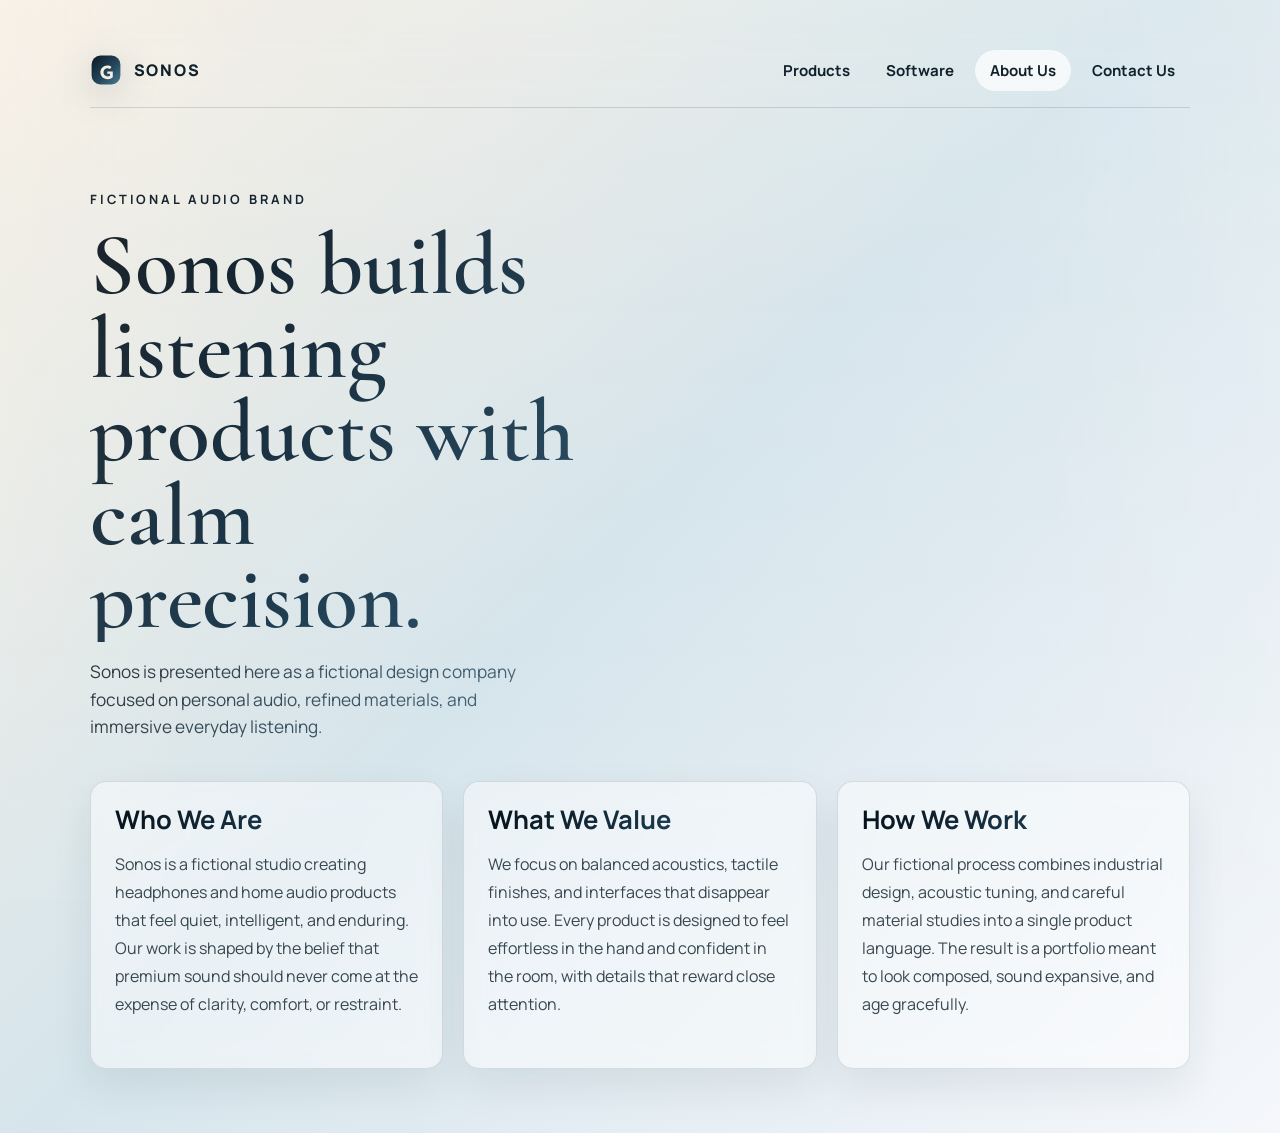
<file: about.html>
<!DOCTYPE html>
<html lang="en">
<head>
  <meta charset="UTF-8">
  <meta name="viewport" content="width=device-width, initial-scale=1.0">
  <title>About Sonos</title>
  <link rel="preconnect" href="https://fonts.googleapis.com">
  <link rel="preconnect" href="https://fonts.gstatic.com" crossorigin>
  <link href="https://fonts.googleapis.com/css2?family=Manrope:wght@400;500;700;800&family=Cormorant+Garamond:wght@500;600&display=swap" rel="stylesheet">
  <link rel="stylesheet" href="./styles.css">
</head>
<body class="about-page">
  <main class="about-layout">
    <header class="topbar static-topbar">
      <a class="brand-mark" href="./index.html">
        <span class="brand-logo" aria-hidden="true">
          <svg viewBox="0 0 40 40" role="presentation">
            <defs>
              <linearGradient id="brandGradientAbout" x1="0%" y1="0%" x2="100%" y2="100%">
                <stop offset="0%" stop-color="#0b1720"></stop>
                <stop offset="55%" stop-color="#22455b"></stop>
                <stop offset="100%" stop-color="#4b7a94"></stop>
              </linearGradient>
            </defs>
            <rect x="2" y="2" width="36" height="36" rx="11" fill="url(#brandGradientAbout)"></rect>
            <path d="M13 23.2C13 18.38 16.76 14.5 21.55 14.5C23.62 14.5 25.33 15.07 26.95 16.29L24.85 18.85C23.87 18.14 22.89 17.81 21.74 17.81C18.95 17.81 16.85 20.06 16.85 22.95C16.85 26.01 19.02 28.16 22.05 28.16C23.24 28.16 24.32 27.82 25.06 27.27V24.83H21.61V21.76H28.5V28.91C26.88 30.29 24.65 31.45 21.92 31.45C16.88 31.45 13 27.79 13 23.2Z" fill="#f7efe2"></path>
          </svg>
        </span>
        <span>Sonos</span>
      </a>
      <nav class="topnav" aria-label="Primary">
        <div class="nav-item nav-dropdown">
          <button class="nav-link" type="button">Products</button>
          <div class="dropdown-menu">
            <a href="./index.html">Sonos Arc Headphones</a>
            <a href="./index.html">Sonos Flow Earbuds</a>
            <a href="./index.html">Sonos Beam Speaker</a>
            <a href="./index.html">Sonos Room Hub</a>
          </div>
        </div>
        <a class="nav-link" href="./software.html">Software</a>
        <a class="nav-link active" href="./about.html">About Us</a>
        <a class="nav-link" href="./contact.html">Contact Us</a>
      </nav>
    </header>

    <section class="about-hero">
      <p class="eyebrow">Fictional Audio Brand</p>
      <h1>Sonos builds listening products with calm precision.</h1>
      <p class="lede">
        Sonos is presented here as a fictional design company focused on personal
        audio, refined materials, and immersive everyday listening.
      </p>
    </section>

    <section class="about-grid">
      <article class="about-panel">
        <h2>Who We Are</h2>
        <p>
          Sonos is a fictional studio creating headphones and home audio products
          that feel quiet, intelligent, and enduring. Our work is shaped by the
          belief that premium sound should never come at the expense of clarity,
          comfort, or restraint.
        </p>
      </article>

      <article class="about-panel">
        <h2>What We Value</h2>
        <p>
          We focus on balanced acoustics, tactile finishes, and interfaces that
          disappear into use. Every product is designed to feel effortless in the
          hand and confident in the room, with details that reward close attention.
        </p>
      </article>

      <article class="about-panel">
        <h2>How We Work</h2>
        <p>
          Our fictional process combines industrial design, acoustic tuning, and
          careful material studies into a single product language. The result is a
          portfolio meant to look composed, sound expansive, and age gracefully.
        </p>
      </article>
    </section>
  </main>
</body>
</html>
</file>
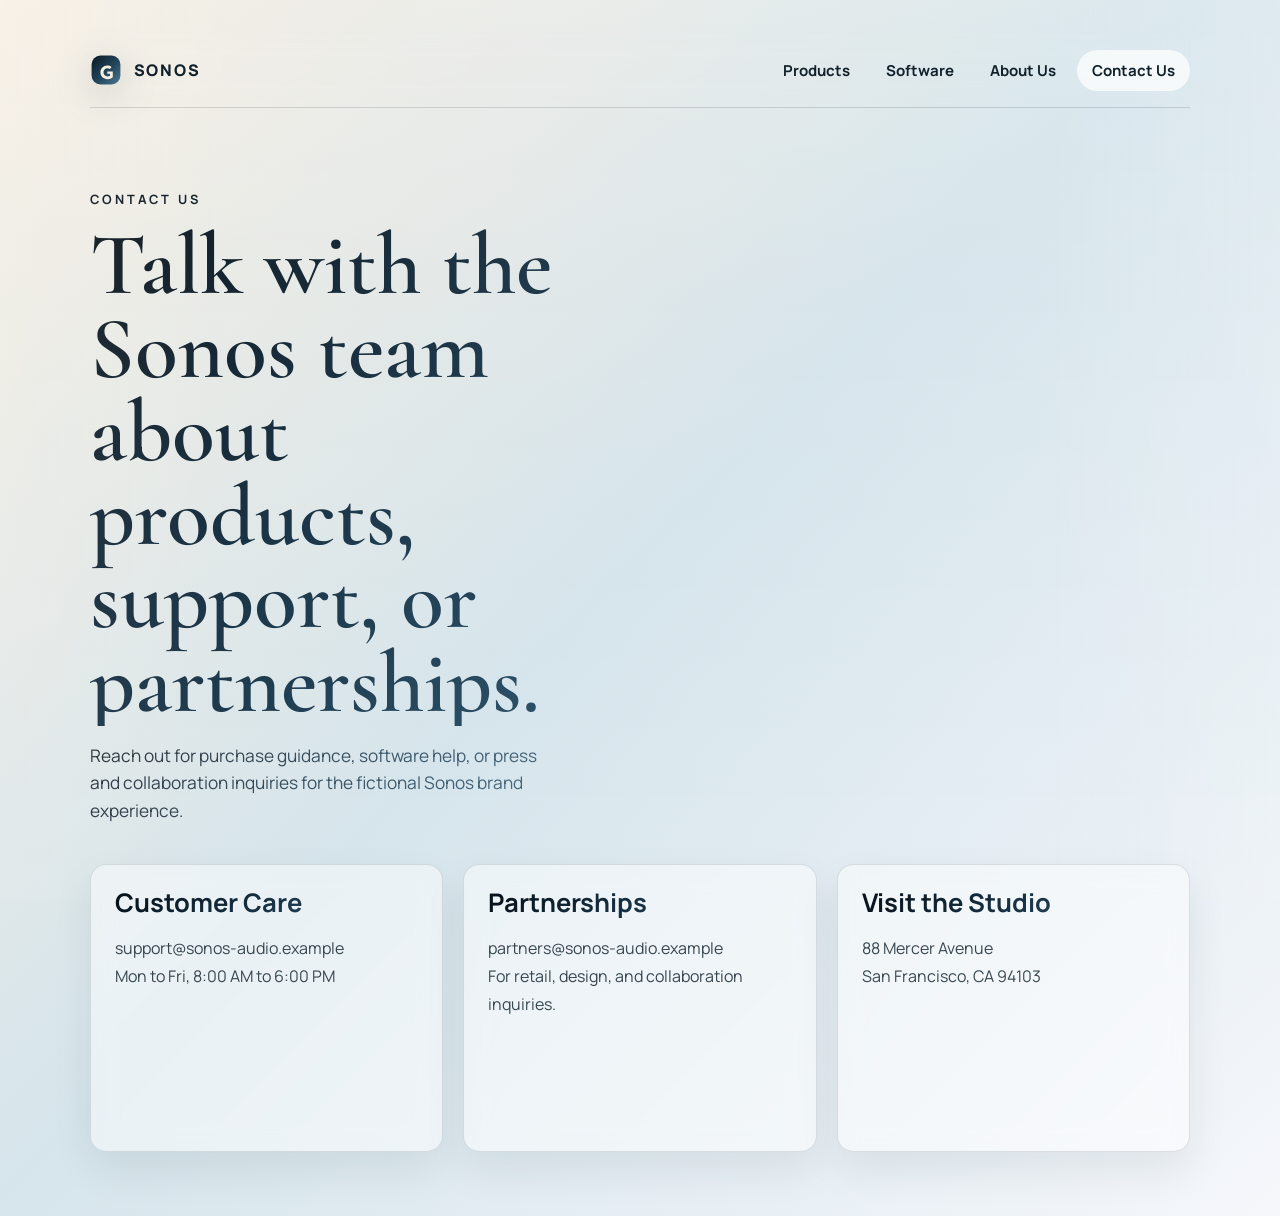
<file: contact.html>
<!DOCTYPE html>
<html lang="en">
<head>
  <meta charset="UTF-8">
  <meta name="viewport" content="width=device-width, initial-scale=1.0">
  <title>Contact Sonos</title>
  <link rel="preconnect" href="https://fonts.googleapis.com">
  <link rel="preconnect" href="https://fonts.gstatic.com" crossorigin>
  <link href="https://fonts.googleapis.com/css2?family=Manrope:wght@400;500;700;800&family=Cormorant+Garamond:wght@500;600&display=swap" rel="stylesheet">
  <link rel="stylesheet" href="./styles.css">
</head>
<body class="about-page">
  <main class="about-layout">
    <header class="topbar static-topbar">
      <a class="brand-mark" href="./index.html">
        <span class="brand-logo" aria-hidden="true">
          <svg viewBox="0 0 40 40" role="presentation">
            <defs>
              <linearGradient id="brandGradientContact" x1="0%" y1="0%" x2="100%" y2="100%">
                <stop offset="0%" stop-color="#0b1720"></stop>
                <stop offset="55%" stop-color="#22455b"></stop>
                <stop offset="100%" stop-color="#4b7a94"></stop>
              </linearGradient>
            </defs>
            <rect x="2" y="2" width="36" height="36" rx="11" fill="url(#brandGradientContact)"></rect>
            <path d="M13 23.2C13 18.38 16.76 14.5 21.55 14.5C23.62 14.5 25.33 15.07 26.95 16.29L24.85 18.85C23.87 18.14 22.89 17.81 21.74 17.81C18.95 17.81 16.85 20.06 16.85 22.95C16.85 26.01 19.02 28.16 22.05 28.16C23.24 28.16 24.32 27.82 25.06 27.27V24.83H21.61V21.76H28.5V28.91C26.88 30.29 24.65 31.45 21.92 31.45C16.88 31.45 13 27.79 13 23.2Z" fill="#f7efe2"></path>
          </svg>
        </span>
        <span>Sonos</span>
      </a>
      <nav class="topnav" aria-label="Primary">
        <div class="nav-item nav-dropdown">
          <button class="nav-link" type="button">Products</button>
          <div class="dropdown-menu">
            <a href="./index.html">Sonos Arc Headphones</a>
            <a href="./index.html">Sonos Flow Earbuds</a>
            <a href="./index.html">Sonos Beam Speaker</a>
            <a href="./index.html">Sonos Room Hub</a>
          </div>
        </div>
        <a class="nav-link" href="./software.html">Software</a>
        <a class="nav-link" href="./about.html">About Us</a>
        <a class="nav-link active" href="./contact.html">Contact Us</a>
      </nav>
    </header>

    <section class="about-hero">
      <p class="eyebrow">Contact Us</p>
      <h1>Talk with the Sonos team about products, support, or partnerships.</h1>
      <p class="lede">
        Reach out for purchase guidance, software help, or press and collaboration
        inquiries for the fictional Sonos brand experience.
      </p>
    </section>

    <section class="about-grid">
      <article class="about-panel">
        <h2>Customer Care</h2>
        <p>support@sonos-audio.example</p>
        <p>Mon to Fri, 8:00 AM to 6:00 PM</p>
      </article>
      <article class="about-panel">
        <h2>Partnerships</h2>
        <p>partners@sonos-audio.example</p>
        <p>For retail, design, and collaboration inquiries.</p>
      </article>
      <article class="about-panel">
        <h2>Visit the Studio</h2>
        <p>88 Mercer Avenue</p>
        <p>San Francisco, CA 94103</p>
      </article>
    </section>
  </main>
</body>
</html>
</file>
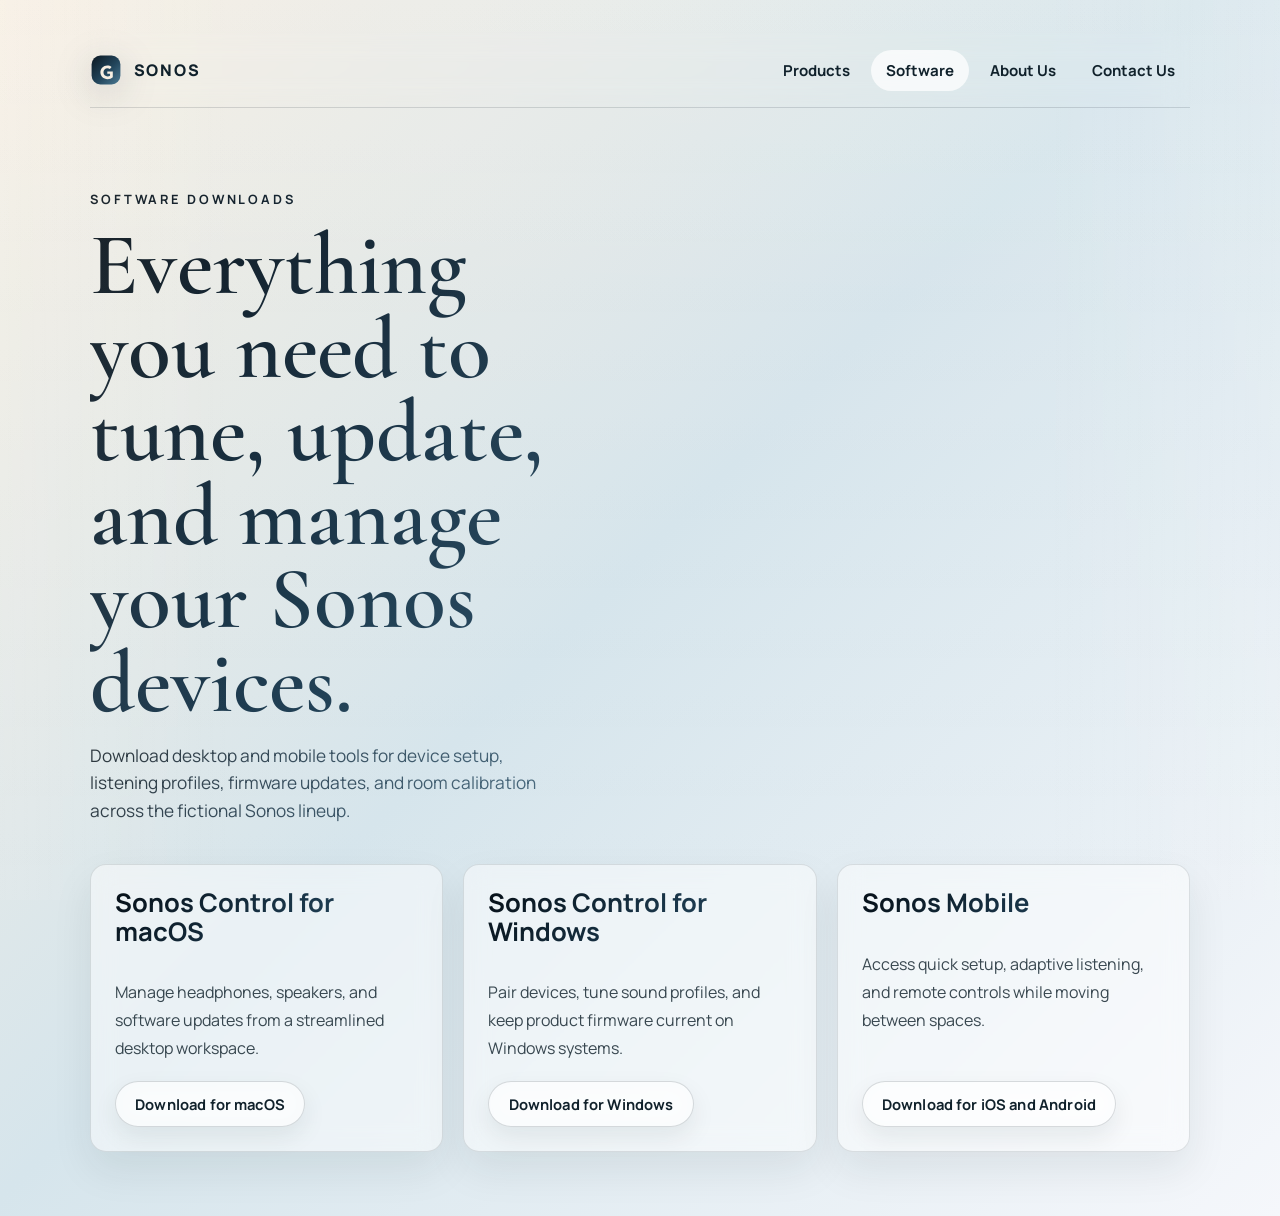
<file: software.html>
<!DOCTYPE html>
<html lang="en">
<head>
  <meta charset="UTF-8">
  <meta name="viewport" content="width=device-width, initial-scale=1.0">
  <title>Software Downloads</title>
  <link rel="preconnect" href="https://fonts.googleapis.com">
  <link rel="preconnect" href="https://fonts.gstatic.com" crossorigin>
  <link href="https://fonts.googleapis.com/css2?family=Manrope:wght@400;500;700;800&family=Cormorant+Garamond:wght@500;600&display=swap" rel="stylesheet">
  <link rel="stylesheet" href="./styles.css">
</head>
<body class="about-page">
  <main class="about-layout">
    <header class="topbar static-topbar">
      <a class="brand-mark" href="./index.html">
        <span class="brand-logo" aria-hidden="true">
          <svg viewBox="0 0 40 40" role="presentation">
            <defs>
              <linearGradient id="brandGradientSoftware" x1="0%" y1="0%" x2="100%" y2="100%">
                <stop offset="0%" stop-color="#0b1720"></stop>
                <stop offset="55%" stop-color="#22455b"></stop>
                <stop offset="100%" stop-color="#4b7a94"></stop>
              </linearGradient>
            </defs>
            <rect x="2" y="2" width="36" height="36" rx="11" fill="url(#brandGradientSoftware)"></rect>
            <path d="M13 23.2C13 18.38 16.76 14.5 21.55 14.5C23.62 14.5 25.33 15.07 26.95 16.29L24.85 18.85C23.87 18.14 22.89 17.81 21.74 17.81C18.95 17.81 16.85 20.06 16.85 22.95C16.85 26.01 19.02 28.16 22.05 28.16C23.24 28.16 24.32 27.82 25.06 27.27V24.83H21.61V21.76H28.5V28.91C26.88 30.29 24.65 31.45 21.92 31.45C16.88 31.45 13 27.79 13 23.2Z" fill="#f7efe2"></path>
          </svg>
        </span>
        <span>Sonos</span>
      </a>
      <nav class="topnav" aria-label="Primary">
        <div class="nav-item nav-dropdown">
          <button class="nav-link" type="button">Products</button>
          <div class="dropdown-menu">
            <a href="./index.html">Sonos Arc Headphones</a>
            <a href="./index.html">Sonos Flow Earbuds</a>
            <a href="./index.html">Sonos Beam Speaker</a>
            <a href="./index.html">Sonos Room Hub</a>
          </div>
        </div>
        <a class="nav-link active" href="./software.html">Software</a>
        <a class="nav-link" href="./about.html">About Us</a>
        <a class="nav-link" href="./contact.html">Contact Us</a>
      </nav>
    </header>

    <section class="about-hero">
      <p class="eyebrow">Software Downloads</p>
      <h1>Everything you need to tune, update, and manage your Sonos devices.</h1>
      <p class="lede">
        Download desktop and mobile tools for device setup, listening profiles,
        firmware updates, and room calibration across the fictional Sonos lineup.
      </p>
    </section>

    <section class="download-grid">
      <article class="about-panel download-panel">
        <h2>Sonos Control for macOS</h2>
        <p>Manage headphones, speakers, and software updates from a streamlined desktop workspace.</p>
        <a class="hero-button" href="#">Download for macOS</a>
      </article>
      <article class="about-panel download-panel">
        <h2>Sonos Control for Windows</h2>
        <p>Pair devices, tune sound profiles, and keep product firmware current on Windows systems.</p>
        <a class="hero-button" href="#">Download for Windows</a>
      </article>
      <article class="about-panel download-panel">
        <h2>Sonos Mobile</h2>
        <p>Access quick setup, adaptive listening, and remote controls while moving between spaces.</p>
        <a class="hero-button" href="#">Download for iOS and Android</a>
      </article>
    </section>
  </main>
</body>
</html>
</file>
<file: styles.css>
:root {
  --bg-top: #f7efe2;
  --bg-mid: #d6e5ec;
  --bg-bottom: #f5f7fb;
  --text: #10212b;
  --muted: rgba(16, 33, 43, 0.72);
  --line: rgba(16, 33, 43, 0.14);
  --text-gradient: linear-gradient(135deg, #061018 0%, #183346 52%, #2d536b 100%);
}

* {
  box-sizing: border-box;
}

html {
  scroll-behavior: smooth;
}

body {
  margin: 0;
  min-height: 240vh;
  font-family: "Manrope", sans-serif;
  color: var(--text);
  background:
    linear-gradient(180deg, rgba(255, 255, 255, 0.08), rgba(255, 255, 255, 0) 28%),
    linear-gradient(135deg, var(--bg-top) 0%, var(--bg-mid) 48%, var(--bg-bottom) 100%);
  overflow-x: hidden;
}

body::before {
  content: "";
  position: fixed;
  inset: 0;
  pointer-events: none;
  background:
    linear-gradient(90deg, rgba(255, 255, 255, 0.08) 0, rgba(255, 255, 255, 0) 18%, rgba(255, 255, 255, 0) 82%, rgba(255, 255, 255, 0.08) 100%),
    linear-gradient(180deg, rgba(255, 255, 255, 0.05), rgba(255, 255, 255, 0));
}

.scene {
  position: fixed;
  inset: 0;
  width: 100%;
  height: 100%;
  display: block;
  z-index: 0;
}

.media-stage {
  position: fixed;
  inset: 0;
  display: grid;
  place-items: center;
  pointer-events: none;
  z-index: 1;
  padding: clamp(1.25rem, 4vw, 3rem);
}

.video-frame {
  width: min(78vw, 920px);
  aspect-ratio: 16 / 9;
  border-radius: 1.5rem;
  overflow: hidden;
  background: rgba(240, 247, 252, 0.12);
  border: 1px solid rgba(255, 255, 255, 0.18);
  box-shadow:
    0 36px 90px rgba(0, 0, 0, 0.28),
    0 6px 24px rgba(0, 0, 0, 0.2);
  backdrop-filter: blur(12px);
}

.product-frame { 
  width: 100%; 
  height: 100%; 
  display: block; 
  object-fit: contain; 
  background: transparent; }

.page-shell {
  position: relative;
  z-index: 2;
}

.topbar {
  position: relative;
  z-index: 3;
  display: flex;
  align-items: center;
  justify-content: space-between;
  gap: 1rem;
  padding: 1.1rem clamp(1.5rem, 5vw, 5rem) 1rem;
  border-bottom: 1px solid rgba(16, 33, 43, 0.14);
  background: rgba(255, 255, 255, 0.34);
  backdrop-filter: blur(12px);
}

.static-topbar {
  padding-left: 0;
  padding-right: 0;
  background: transparent;
}

.brand-mark {
  display: inline-flex;
  align-items: center;
  gap: 0.72rem;
  color: #10212b;
  text-decoration: none;
  font-size: 1rem;
  font-weight: 800;
  letter-spacing: 0.12em;
  text-transform: uppercase;
}

.brand-logo {
  width: 2rem;
  height: 2rem;
  display: inline-flex;
  align-items: center;
  justify-content: center;
  flex: 0 0 auto;
}

.brand-logo svg {
  width: 100%;
  height: 100%;
  display: block;
  filter: drop-shadow(0 8px 18px rgba(16, 33, 43, 0.18));
}

.topnav {
  display: flex;
  align-items: center;
  gap: 0.35rem;
  flex-wrap: wrap;
}

.nav-item {
  position: relative;
}

.nav-link {
  display: inline-flex;
  align-items: center;
  justify-content: center;
  min-height: 2.6rem;
  padding: 0.65rem 0.95rem;
  border: 0;
  border-radius: 999px;
  background: transparent;
  color: #10212b;
  text-decoration: none;
  font: inherit;
  font-size: 0.94rem;
  font-weight: 700;
  cursor: pointer;
  transition: background 160ms ease, color 160ms ease;
}

.nav-link:hover,
.nav-link:focus-visible,
.nav-link.active,
.nav-dropdown:hover > .nav-link {
  background: rgba(255, 255, 255, 0.72);
}

.dropdown-menu {
  position: absolute;
  top: calc(100% + 0.55rem);
  left: 0;
  min-width: 15rem;
  padding: 0.5rem;
  display: grid;
  gap: 0.2rem;
  border: 1px solid rgba(16, 33, 43, 0.12);
  border-radius: 0.95rem;
  background: rgba(255, 255, 255, 0.92);
  box-shadow: 0 20px 50px rgba(16, 33, 43, 0.14);
  backdrop-filter: blur(14px);
  opacity: 0;
  pointer-events: none;
  transform: translateY(8px);
  transition: opacity 160ms ease, transform 160ms ease;
}

.dropdown-menu a {
  padding: 0.8rem 0.9rem;
  border-radius: 0.75rem;
  color: rgba(16, 33, 43, 0.92);
  text-decoration: none;
  font-size: 0.94rem;
  font-weight: 600;
}

.dropdown-menu a:hover,
.dropdown-menu a:focus-visible {
  background: rgba(214, 229, 236, 0.5);
}

.nav-dropdown:hover .dropdown-menu,
.nav-dropdown:focus-within .dropdown-menu {
  opacity: 1;
  pointer-events: auto;
  transform: translateY(0);
}

.hero {
  min-height: 100vh;
  padding: clamp(2rem, 4vw, 4rem);
  display: flex;
  flex-direction: column;
  align-items: flex-start;
  justify-content: flex-start;
  gap: 0.85rem;
  width: min(32rem, 42vw);
  margin-left: clamp(1.5rem, 5vw, 5rem);
  padding-top: clamp(2rem, 6vh, 4.5rem);
  text-align: left;
}

.eyebrow {
  margin: 0;
  padding-top: clamp(1rem, 2vw, 2rem);
  font-size: 0.8rem;
  font-weight: 700;
  letter-spacing: 0.18rem;
  text-transform: uppercase;
  background: var(--text-gradient);
  -webkit-background-clip: text;
  background-clip: text;
  color: transparent;
}

.hero h1 {
  max-width: 8.5ch;
  margin: 0;
  font-family: "Cormorant Garamond", serif;
  font-size: clamp(3rem, 6.8vw, 5.75rem);
  line-height: 0.94;
  font-weight: 600;
  background: var(--text-gradient);
  -webkit-background-clip: text;
  background-clip: text;
  color: transparent;
}

.lede {
  max-width: 28rem;
  margin: 0;
  font-size: clamp(0.98rem, 1.35vw, 1.12rem);
  line-height: 1.6;
  background: var(--text-gradient);
  -webkit-background-clip: text;
  background-clip: text;
  color: transparent;
  opacity: 0.82;
}

.hero-button,
.back-link {
  display: inline-flex;
  align-items: center;
  justify-content: center;
  min-height: 2.9rem;
  padding: 0.75rem 1.2rem;
  border-radius: 999px;
  border: 1px solid rgba(16, 33, 43, 0.16);
  background: rgba(255, 255, 255, 0.52);
  color: #10212b;
  text-decoration: none;
  font-size: 0.92rem;
  font-weight: 700;
  letter-spacing: 0.01em;
  box-shadow: 0 10px 24px rgba(16, 33, 43, 0.08);
  backdrop-filter: blur(12px);
  transition: transform 160ms ease, box-shadow 160ms ease, background 160ms ease;
}

.hero-button:hover,
.back-link:hover {
  transform: translateY(-1px);
  background: rgba(255, 255, 255, 0.72);
  box-shadow: 0 16px 28px rgba(16, 33, 43, 0.12);
}

.hero-button:focus-visible,
.back-link:focus-visible {
  outline: 2px solid rgba(24, 51, 70, 0.32);
  outline-offset: 3px;
}

.scroll-copy {
  padding: 18vh clamp(2rem, 4vw, 4rem) 28vh;
  display: grid;
  gap: 32vh;
}

.copy-block {
  max-width: 26rem;
  margin-left: auto;
  padding-top: 1.25rem;
  border-top: 1px solid var(--line);
}

.copy-block p {
  margin: 0;
  font-size: clamp(1.05rem, 2vw, 1.3rem);
  line-height: 1.75;
  background: var(--text-gradient);
  -webkit-background-clip: text;
  background-clip: text;
  color: transparent;
  opacity: 0.86;
}

.scroll-indicator {
  position: fixed;
  right: clamp(1.25rem, 3vw, 2rem);
  bottom: clamp(1.25rem, 3vw, 2rem);
  width: 0.2rem;
  height: 7rem;
  border-radius: 999px;
  background: rgba(16, 33, 43, 0.12);
  overflow: hidden;
  z-index: 2;
}

.scroll-indicator span {
  display: block;
  width: 100%;
  height: 100%;
  transform-origin: bottom center;
  transform: scaleY(0);
  background: linear-gradient(180deg, rgba(16, 33, 43, 0.25), rgba(16, 33, 43, 0.92));
}

.about-page {
  min-height: 100vh;
}

.about-layout {
  width: min(1100px, calc(100vw - 3rem));
  margin: 0 auto;
  padding: 2rem 0 4rem;
}

.about-hero {
  padding: 3.5rem 0 2.5rem;
  display: grid;
  gap: 1rem;
}

.about-hero h1,
.about-panel h2 {
  margin: 0;
  background: var(--text-gradient);
  -webkit-background-clip: text;
  background-clip: text;
  color: transparent;
}

.about-hero h1 {
  max-width: 12ch;
  font-family: "Cormorant Garamond", serif;
  font-size: clamp(3rem, 7vw, 5.5rem);
  line-height: 0.95;
  font-weight: 600;
}

.about-grid {
  display: grid;
  grid-template-columns: repeat(3, minmax(0, 1fr));
  gap: 1.25rem;
}

.about-panel {
  min-height: 18rem;
  padding: 1.5rem;
  border: 1px solid rgba(16, 33, 43, 0.12);
  border-radius: 1rem;
  background: rgba(255, 255, 255, 0.48);
  box-shadow: 0 18px 40px rgba(16, 33, 43, 0.08);
  backdrop-filter: blur(12px);
}

.about-panel h2 {
  font-size: 1.6rem;
  line-height: 1.1;
  margin-bottom: 1rem;
}

.about-panel p {
  margin: 0;
  color: rgba(16, 33, 43, 0.82);
  font-size: 1rem;
  line-height: 1.75;
}

.download-grid {
  display: grid;
  grid-template-columns: repeat(3, minmax(0, 1fr));
  gap: 1.25rem;
}

.download-panel {
  display: flex;
  flex-direction: column;
  gap: 1rem;
}

.download-panel .hero-button {
  width: fit-content;
  margin-top: auto;
}

@media (max-width: 720px) {
  body {
    min-height: 210vh;
  }

  .topbar {
    align-items: flex-start;
    flex-direction: column;
  }

  .topnav {
    width: 100%;
    gap: 0.2rem;
  }

  .nav-link {
    min-height: 2.4rem;
    padding-inline: 0.8rem;
  }

  .dropdown-menu {
    position: static;
    min-width: 0;
    margin-top: 0.25rem;
    transform: none;
    box-shadow: none;
  }

  .nav-dropdown:hover .dropdown-menu,
  .nav-dropdown:focus-within .dropdown-menu {
    transform: none;
  }

  .hero {
    width: auto;
    margin-left: 0;
    align-items: center;
    justify-content: flex-start;
    text-align: center;
    padding-top: 2.5rem;
  }

  .video-frame {
    width: min(92vw, 520px);
    border-radius: 1rem;
  }

  .hero h1 {
    max-width: 8ch;
    font-size: clamp(2.7rem, 12vw, 4.2rem);
  }

  .lede {
    max-width: 24rem;
  }

  .scroll-copy {
    gap: 24vh;
    padding-bottom: 22vh;
  }

  .copy-block {
    margin-left: 0;
  }

  .about-layout {
    width: min(100vw - 1.5rem, 42rem);
    padding-top: 1.25rem;
  }

  .about-hero {
    padding-top: 2.5rem;
  }

  .about-grid {
    grid-template-columns: 1fr;
  }

  .download-grid {
    grid-template-columns: 1fr;
  }

  .about-panel {
    min-height: auto;
  }
}
</file>
